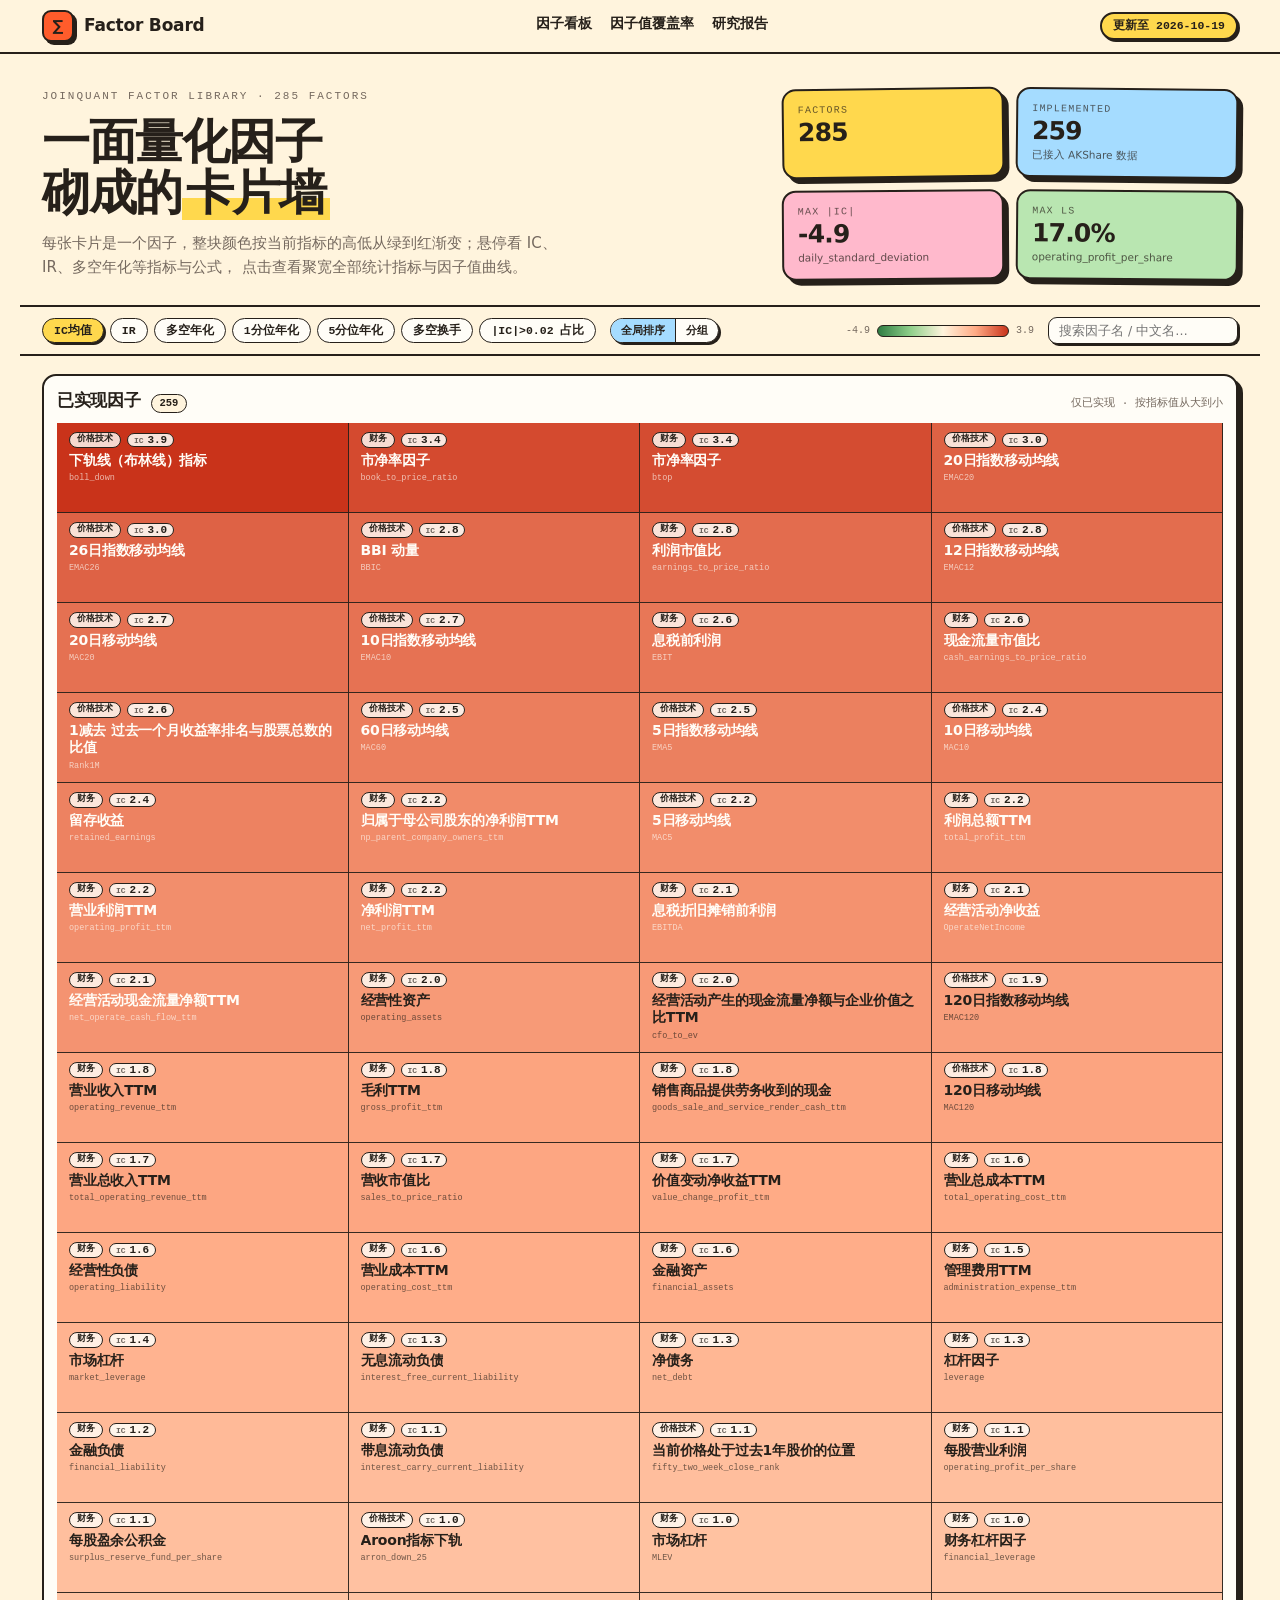
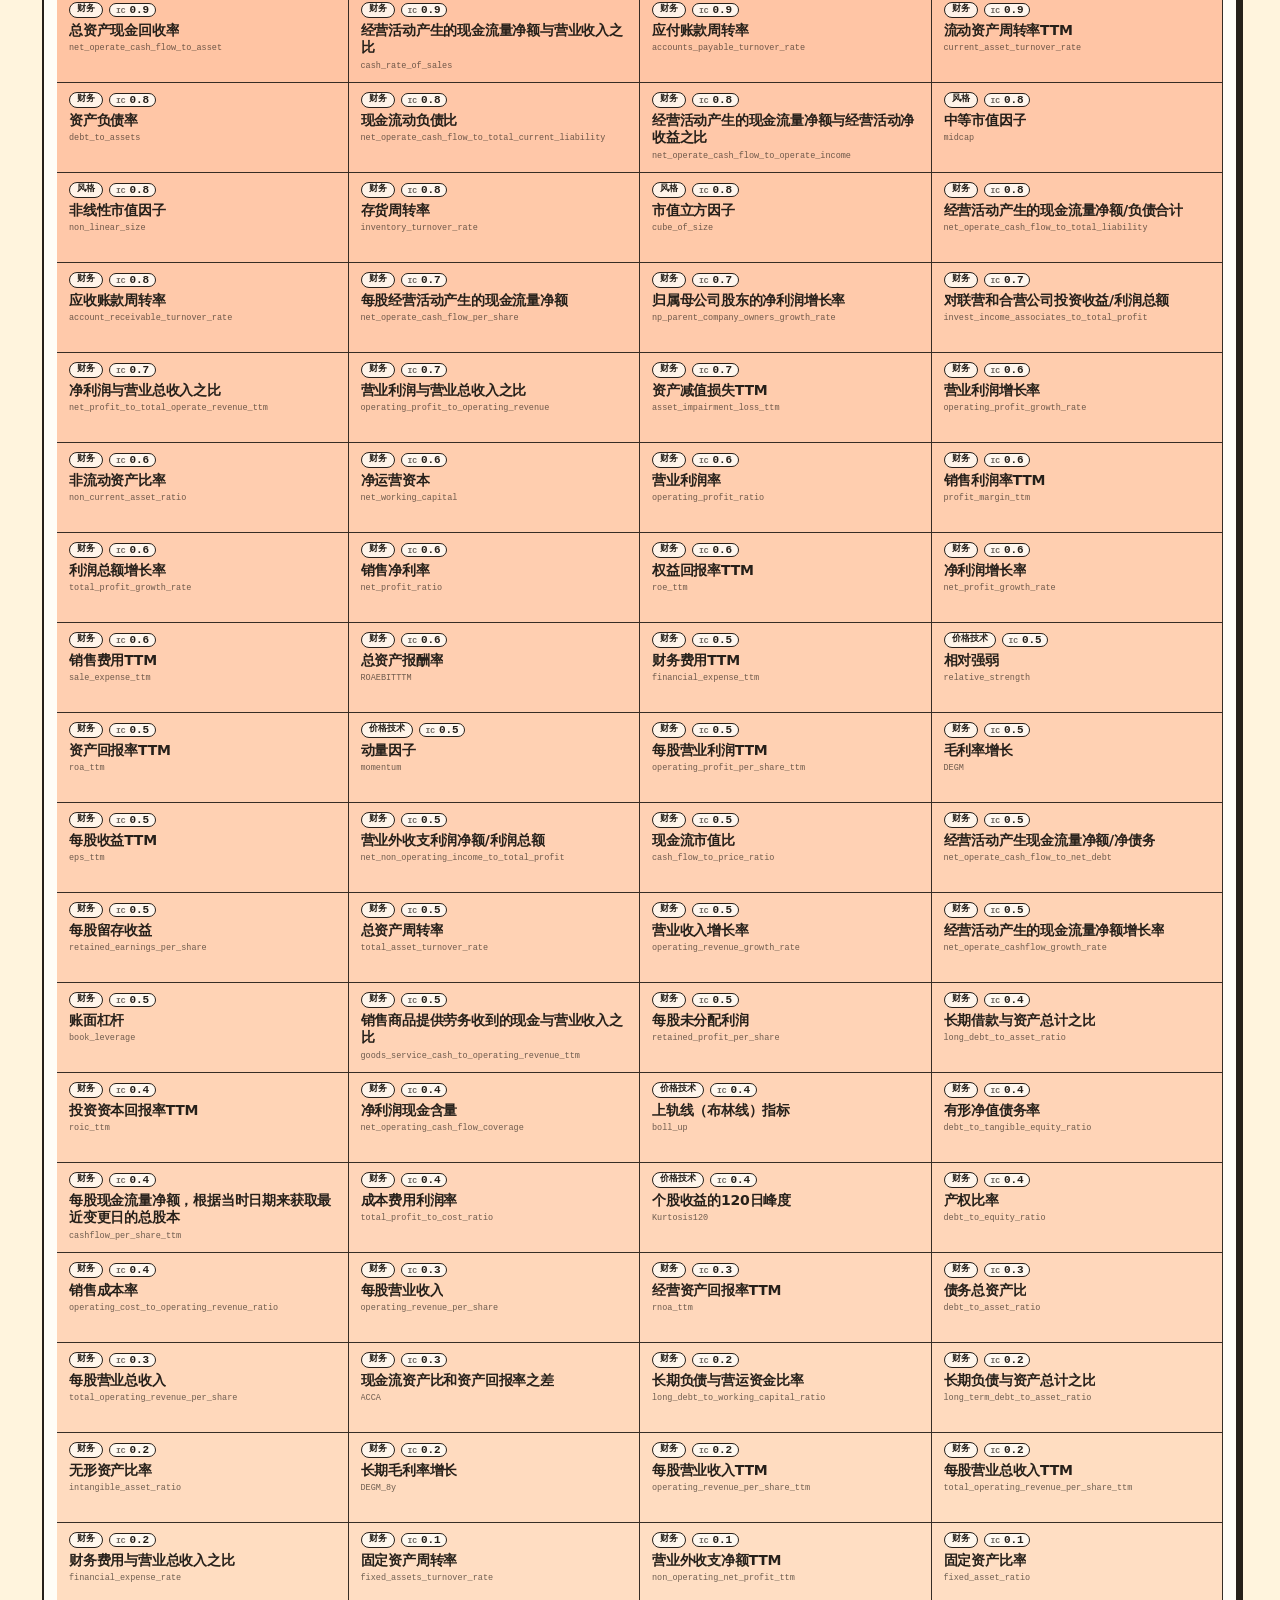
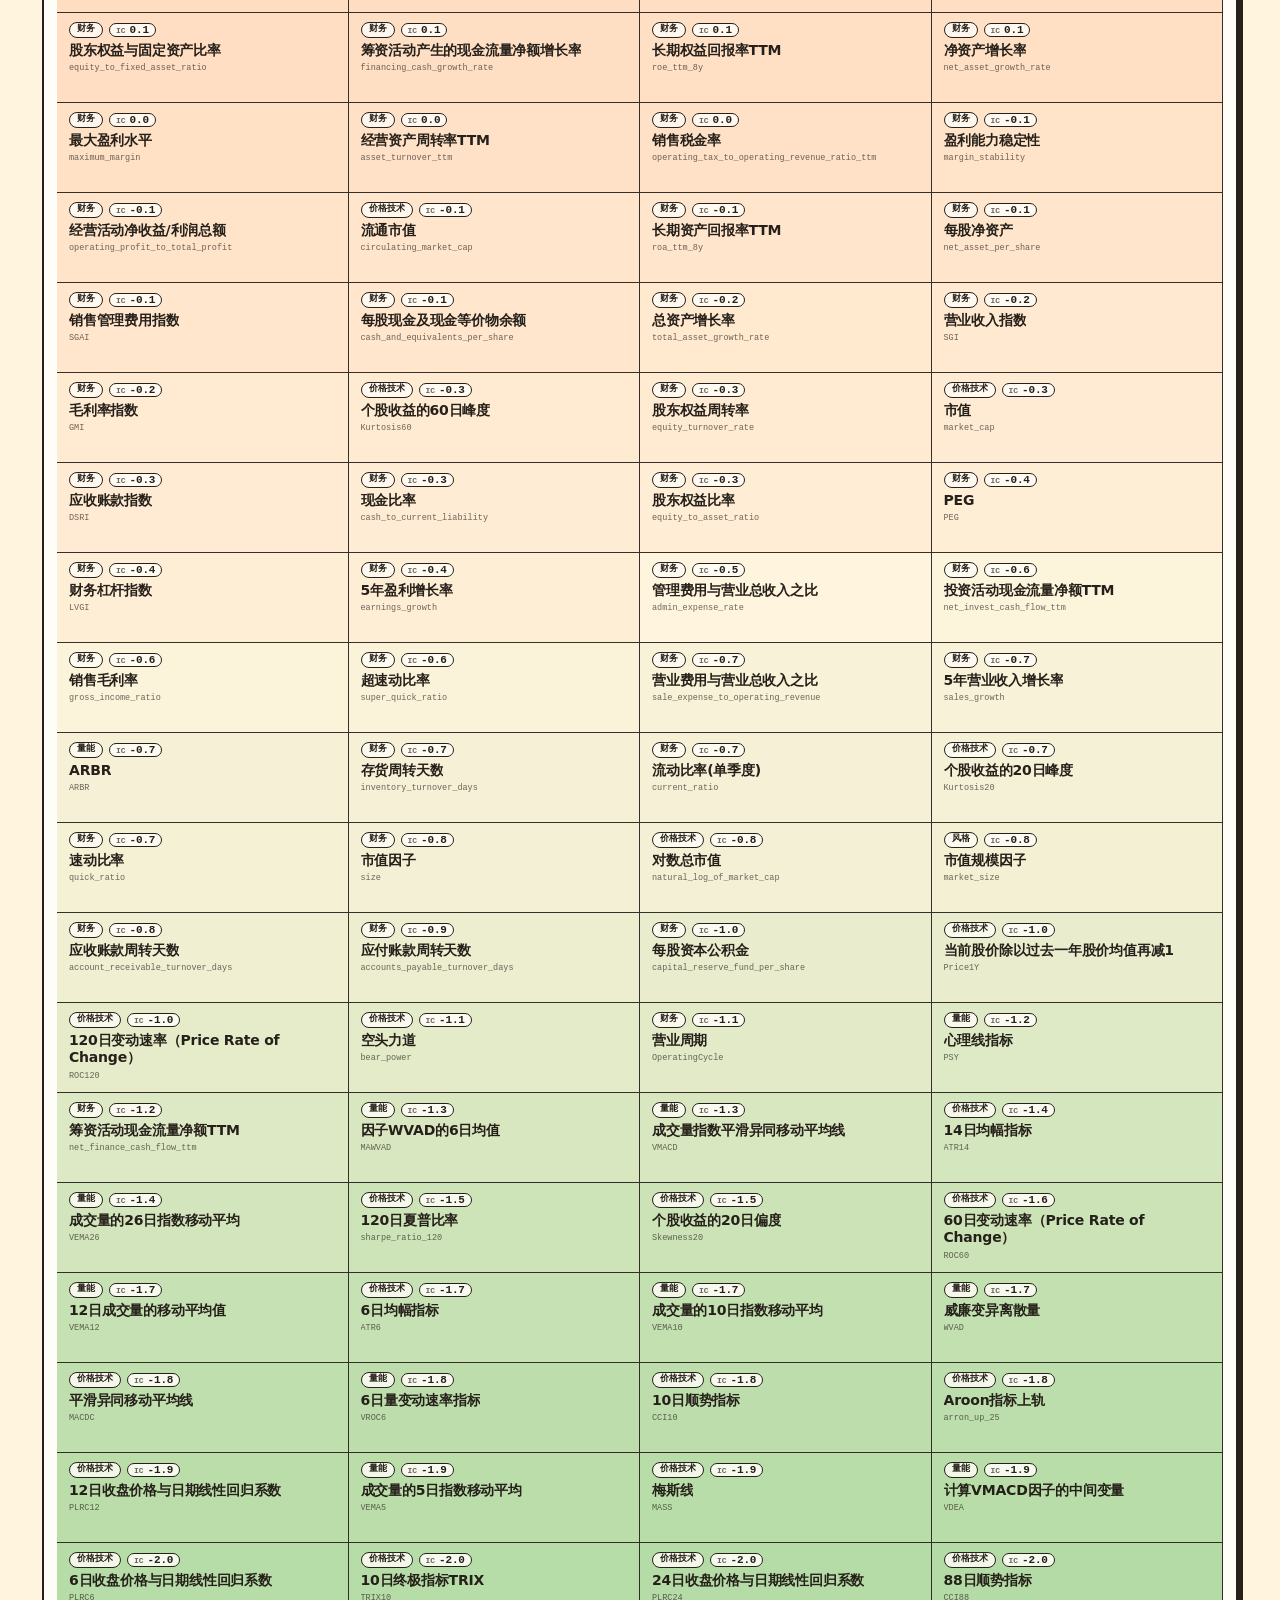
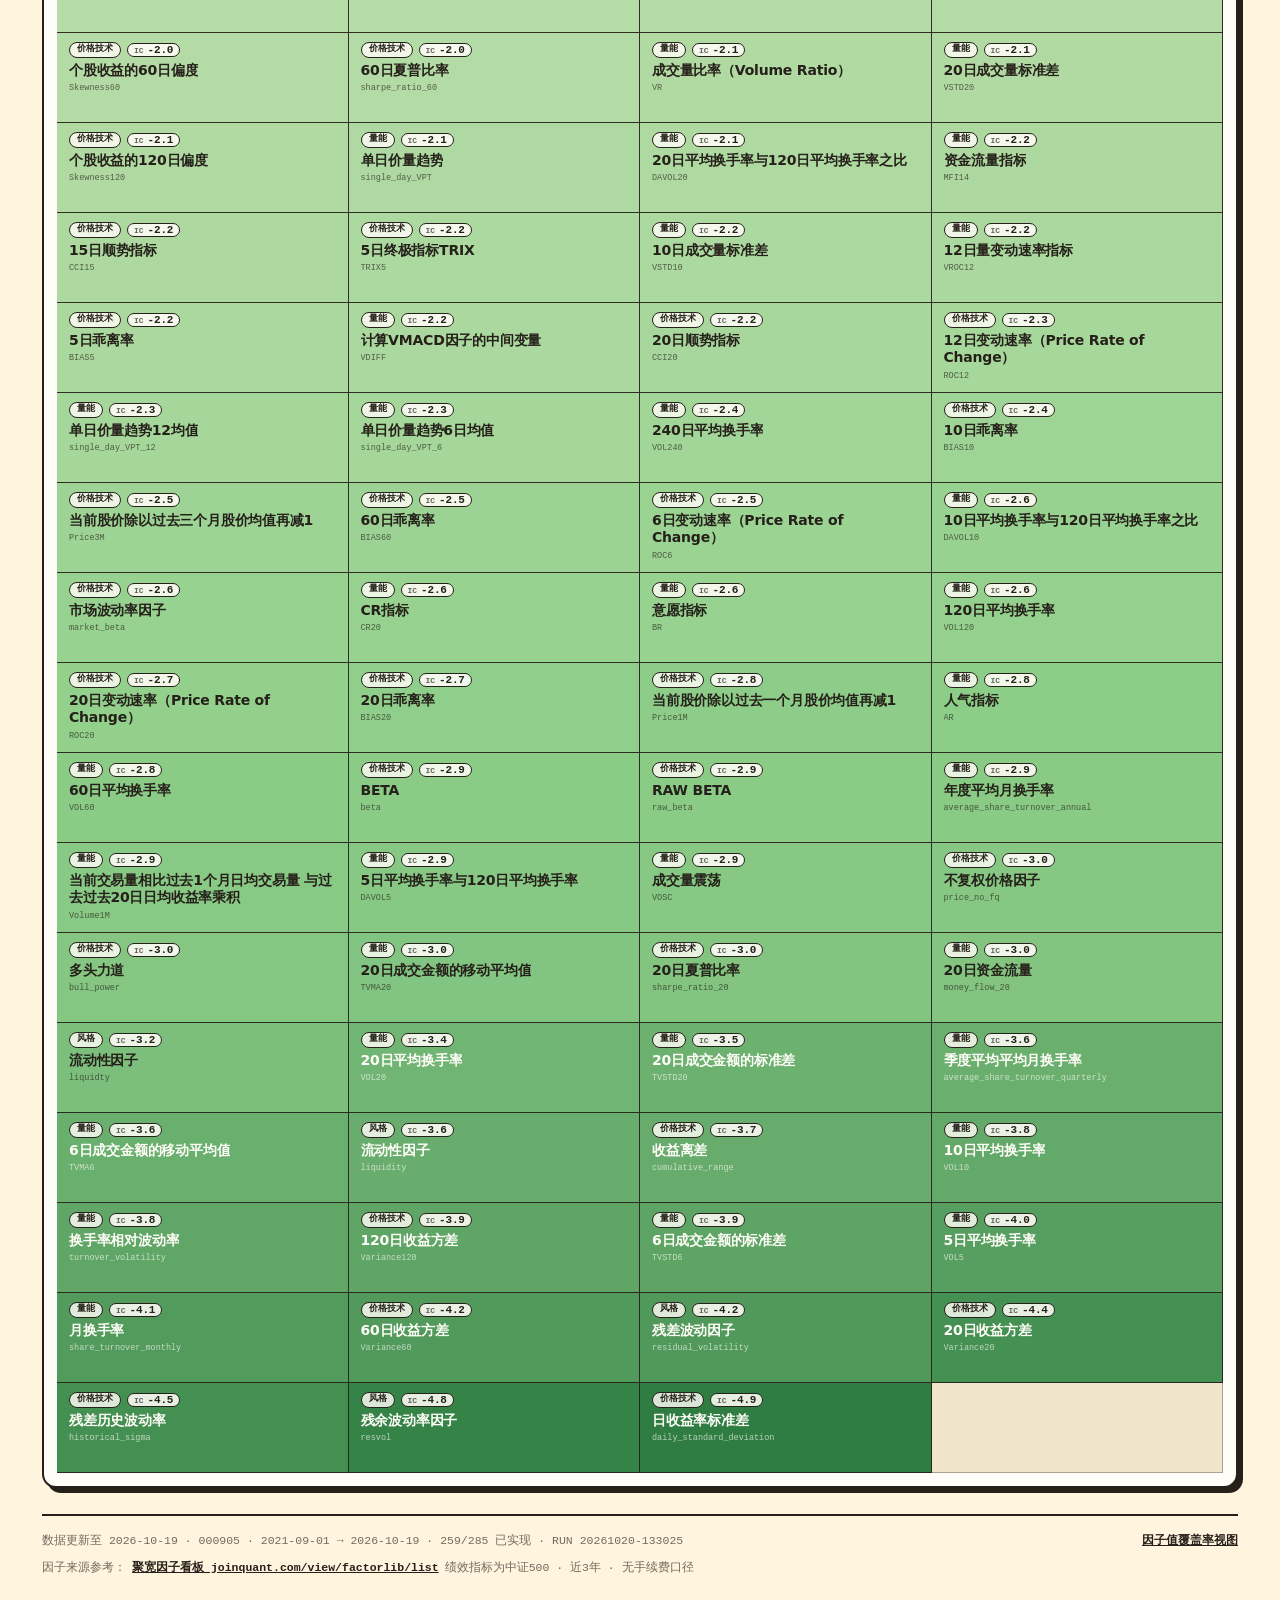
<file: docs/index.html>
<!DOCTYPE html>
<html lang="zh-CN">
<head>
  <meta charset="utf-8" />
  <meta name="viewport" content="width=device-width, initial-scale=1" />
  <title>一面量化因子砌成的卡片墙 · 因子看板</title>
  <link rel="stylesheet" href="./assets/dashboard.css" />
</head>
<body>
  <nav class="navbar">
    <div class="navbar-inner">
      <div class="brand">
        <span class="brand-mark">∑</span>
        <span>Factor Board</span>
      </div>
      <div class="nav-links">
        <a href="#board">因子看板</a>
        <a href="./values.html">因子值覆盖率</a>
        <a href="../report.md">研究报告</a>
      </div>
      <span class="pill yellow mono" id="run-pill">RUN —</span>
    </div>
  </nav>

  <main class="wrap">
    <header class="hero">
      <div>
        <div class="eyebrow">JoinQuant Factor Library · 285 Factors</div>
        <h1>一面量化因子<br />砌成的<span class="hl">卡片墙</span></h1>
        <p class="lede">
          每张卡片是一个因子，整块颜色按当前指标的高低从绿到红渐变；悬停看 IC、IR、多空年化等指标与公式，
          点击查看聚宽全部统计指标与因子值曲线。
        </p>
      </div>
      <div class="hero-stats" id="hero-stats"></div>
    </header>

    <div class="toolbar" id="toolbar">
      <div class="toolbar-inner">
        <div class="metric-chips" id="metric-chips"></div>
        <div class="layout-chips" id="layout-chips">
          <button type="button" class="lchip" data-layout="global" aria-pressed="true">全局排序</button>
          <button type="button" class="lchip" data-layout="group" aria-pressed="false">分组</button>
        </div>
        <div class="legend">
          <span class="legend-label" id="legend-low">—</span>
          <span class="legend-bar" id="legend-bar"></span>
          <span class="legend-label" id="legend-high">—</span>
        </div>
        <input class="search-box" id="search" type="search" placeholder="搜索因子名 / 中文名…" aria-label="搜索因子" />
      </div>
    </div>

    <div id="board">
      <div class="empty">正在加载因子数据…</div>
    </div>

    <footer>
      <div class="footer-row">
        <span id="footer-meta">—</span>
        <a href="./values.html">因子值覆盖率视图</a>
      </div>
      <div class="footer-row footer-source">
        <span>因子来源参考：</span>
        <a href="https://www.joinquant.com/view/factorlib/list" target="_blank" rel="noopener">聚宽因子看板 joinquant.com/view/factorlib/list</a>
        <span class="footer-note">绩效指标为中证500 · 近3年 · 无手续费口径</span>
      </div>
    </footer>
  </main>

  <div class="tip" id="tip" role="tooltip"></div>

  <div class="modal" id="modal" aria-hidden="true" role="dialog" aria-modal="true">
    <div class="modal-panel" id="modal-panel">
      <button class="modal-close" id="modal-close" type="button" aria-label="关闭">×</button>
      <div id="modal-body"></div>
    </div>
  </div>

  <script src="./assets/echarts.min.js"></script>
  <script src="./data/factor-metrics.js"></script>
  <script src="./assets/dashboard.js"></script>
  <noscript>
    <p style="max-width:1240px;margin:0 auto;padding:24px;">本页面需要启用 JavaScript 才能渲染因子卡片墙。</p>
  </noscript>
</body>
</html>
</file>
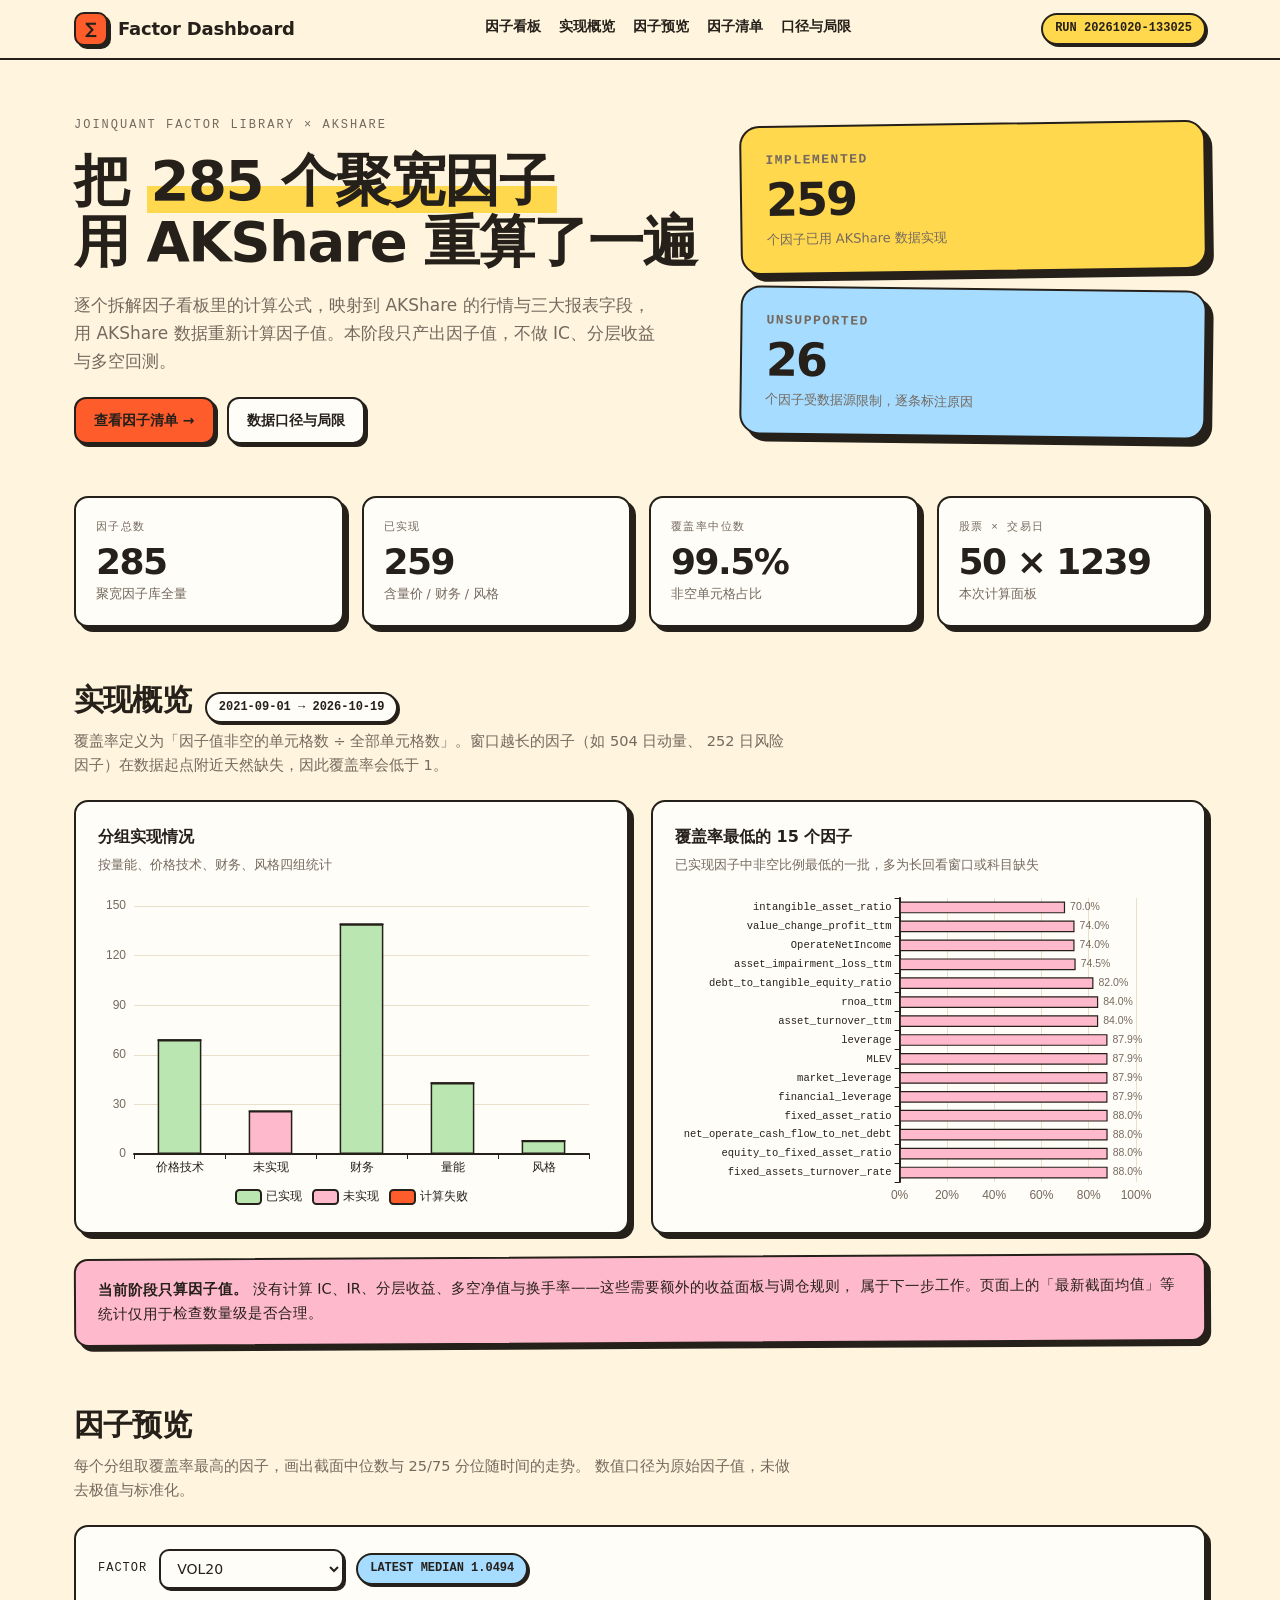
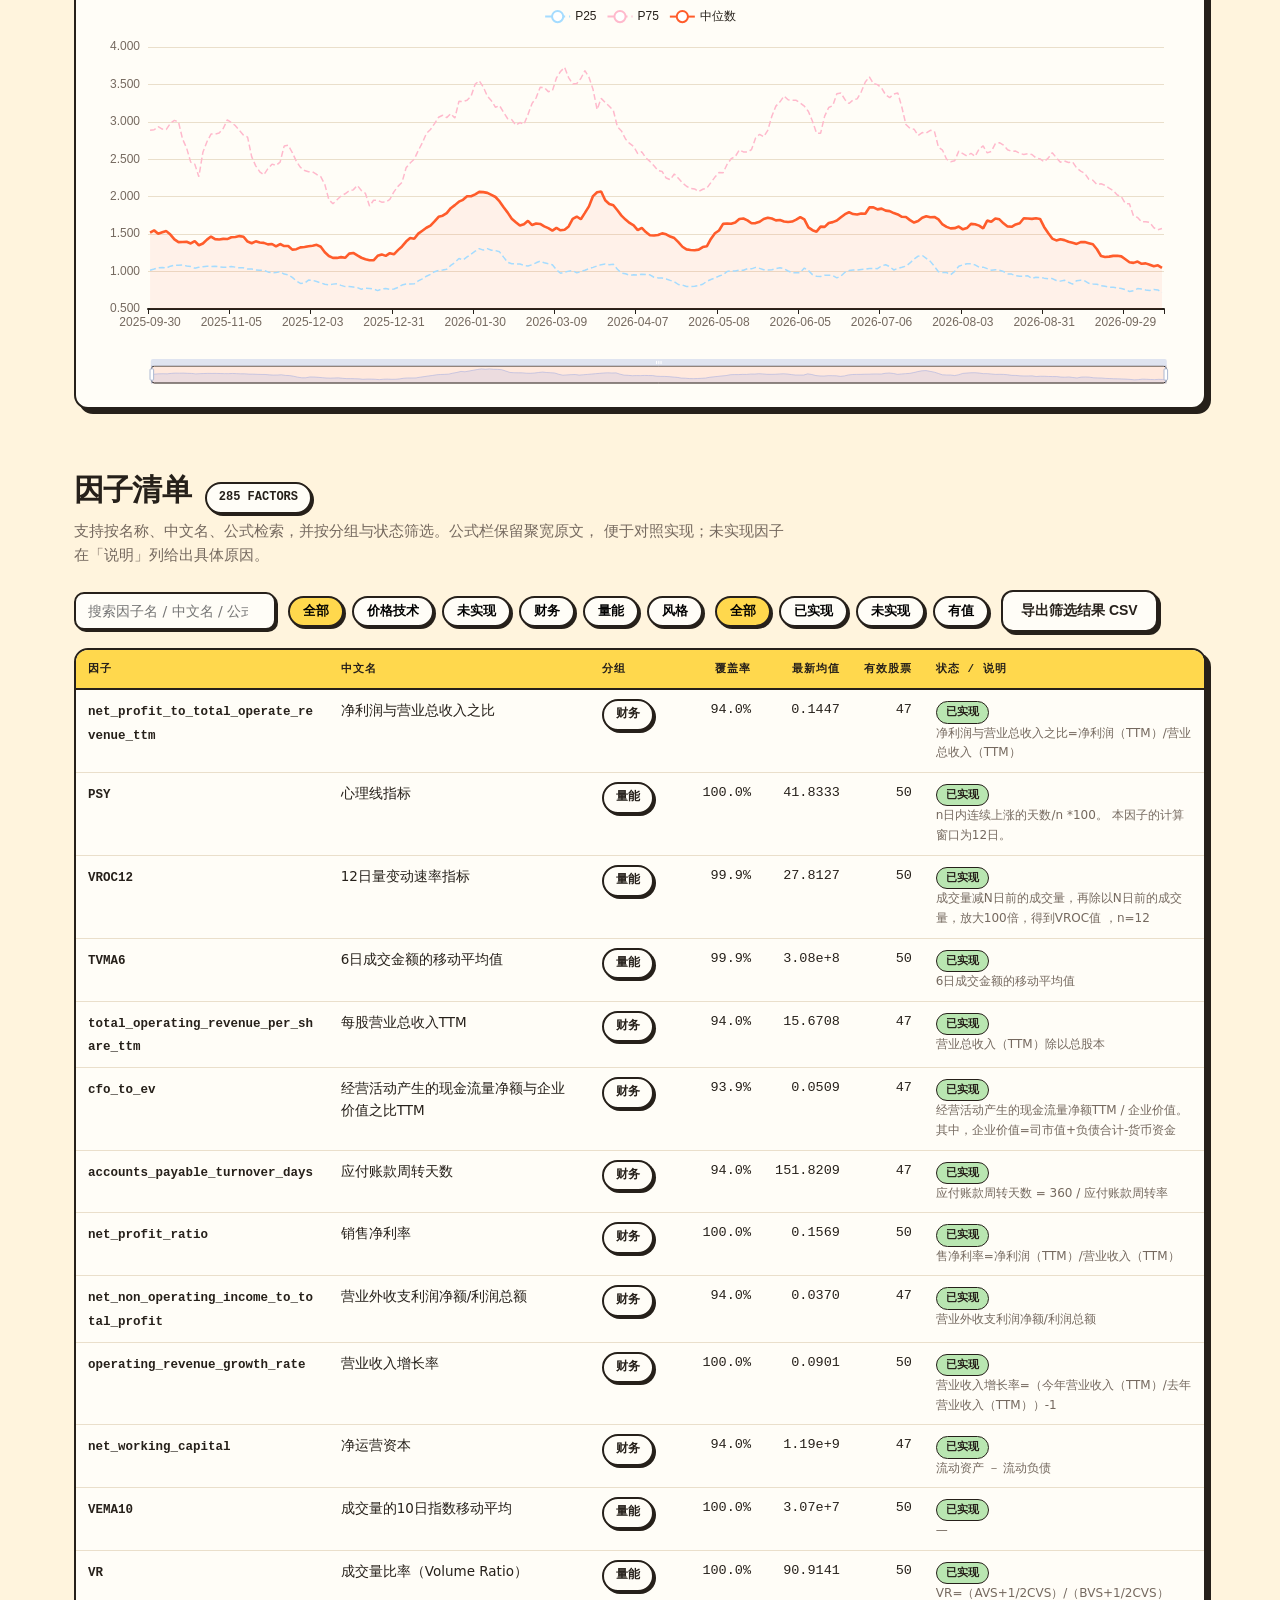
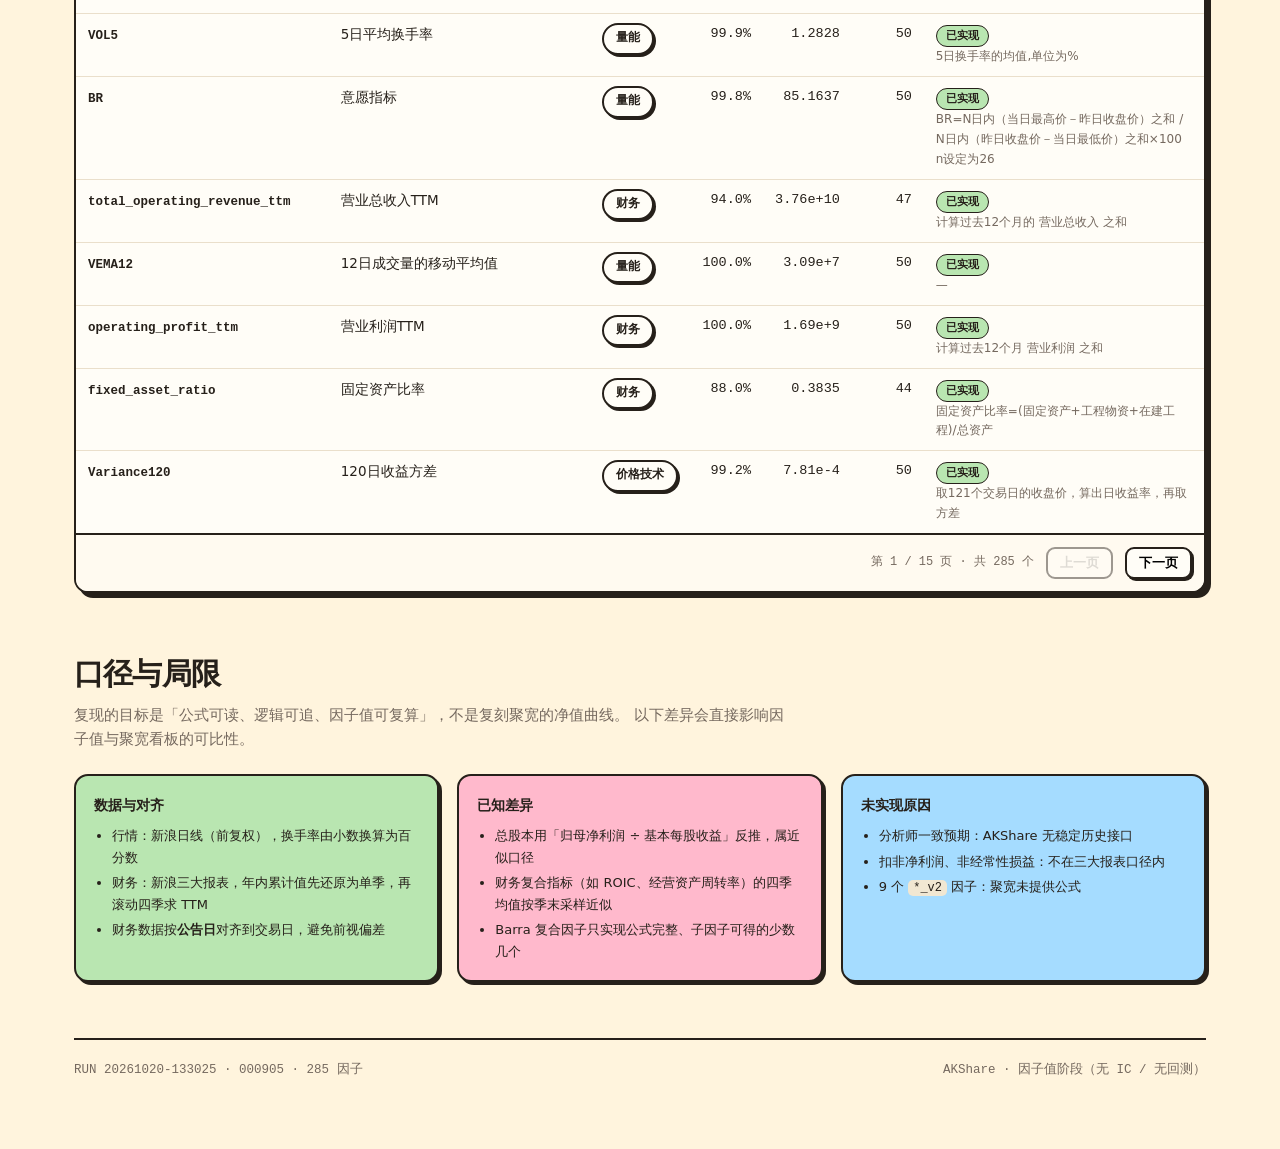
<file: docs/values.html>
<!DOCTYPE html>
<html lang="zh-CN">
<head>
  <meta charset="utf-8" />
  <meta name="viewport" content="width=device-width, initial-scale=1" />
  <title>因子值覆盖率视图 · 聚宽因子库复现</title>
  <link rel="stylesheet" href="./assets/style.css" />
</head>
<body>
  <nav class="navbar">
    <div class="navbar-inner">
      <div class="brand">
        <span class="brand-mark">∑</span>
        <span>Factor Dashboard</span>
      </div>
      <div class="nav-links">
        <a href="./index.html">因子看板</a>
        <a href="#overview">实现概览</a>
        <a href="#preview">因子预览</a>
        <a href="#catalog">因子清单</a>
        <a href="#notes">口径与局限</a>
      </div>
      <span class="pill yellow mono" id="run-pill">RUN —</span>
    </div>
  </nav>

  <main class="wrap">
    <header class="hero">
      <div>
        <div class="eyebrow">JoinQuant Factor Library × AKShare</div>
        <h1>把 <span class="hl">285 个聚宽因子</span><br />用 AKShare 重算了一遍</h1>
        <p class="lede">
          逐个拆解因子看板里的计算公式，映射到 AKShare 的行情与三大报表字段，
          用 AKShare 数据重新计算因子值。本阶段只产出因子值，不做 IC、分层收益与多空回测。
        </p>
        <div class="hero-actions">
          <a class="btn primary" href="#catalog">查看因子清单 →</a>
          <a class="btn" href="#notes">数据口径与局限</a>
        </div>
      </div>
      <div class="hero-stickers">
        <div class="sticker rotate-a">
          <h3>Implemented</h3>
          <div class="big" id="sticker-implemented">—</div>
          <div class="sub">个因子已用 AKShare 数据实现</div>
        </div>
        <div class="sticker rotate-b">
          <h3>Unsupported</h3>
          <div class="big" id="sticker-unsupported">—</div>
          <div class="sub">个因子受数据源限制，逐条标注原因</div>
        </div>
      </div>
    </header>

    <div class="metrics" id="metrics"></div>

    <section id="overview">
      <div class="section-head">
        <h2>实现概览</h2>
        <span class="pill mono" id="pill-dates">—</span>
      </div>
      <p class="section-note">
        覆盖率定义为「因子值非空的单元格数 ÷ 全部单元格数」。窗口越长的因子（如 504 日动量、
        252 日风险因子）在数据起点附近天然缺失，因此覆盖率会低于 1。
      </p>
      <div class="grid-2">
        <div class="card">
          <h3>分组实现情况</h3>
          <p class="card-sub">按量能、价格技术、财务、风格四组统计</p>
          <div class="chart" id="chart-groups"></div>
        </div>
        <div class="card">
          <h3>覆盖率最低的 15 个因子</h3>
          <p class="card-sub">已实现因子中非空比例最低的一批，多为长回看窗口或科目缺失</p>
          <div class="chart" id="chart-coverage"></div>
        </div>
      </div>
      <div class="callout" style="margin-top: 22px;">
        <strong>当前阶段只算因子值。</strong>
        没有计算 IC、IR、分层收益、多空净值与换手率——这些需要额外的收益面板与调仓规则，
        属于下一步工作。页面上的「最新截面均值」等统计仅用于检查数量级是否合理。
      </div>
    </section>

    <section id="preview">
      <div class="section-head">
        <h2>因子预览</h2>
      </div>
      <p class="section-note">
        每个分组取覆盖率最高的因子，画出截面中位数与 25/75 分位随时间的走势。
        数值口径为原始因子值，未做去极值与标准化。
      </p>
      <div class="card">
        <div class="controls">
          <label class="mono" for="series-select" style="font-size:12px;letter-spacing:1px;">FACTOR</label>
          <select id="series-select"></select>
          <span class="pill blue mono" id="series-stats">—</span>
        </div>
        <div class="chart tall" id="chart-series"></div>
      </div>
    </section>

    <section id="catalog">
      <div class="section-head">
        <h2>因子清单</h2>
        <span class="pill mono" id="pill-count">—</span>
      </div>
      <p class="section-note">
        支持按名称、中文名、公式检索，并按分组与状态筛选。公式栏保留聚宽原文，
        便于对照实现；未实现因子在「说明」列给出具体原因。
      </p>

      <div class="controls">
        <input type="search" id="search" placeholder="搜索因子名 / 中文名 / 公式…" aria-label="搜索因子" />
        <div class="chips" id="group-chips"></div>
        <div class="chips" id="status-chips"></div>
        <button class="btn" id="export-csv" type="button">导出筛选结果 CSV</button>
      </div>

      <div class="table-shell">
        <div class="table-scroll">
          <table>
            <thead>
              <tr>
                <th>因子</th>
                <th>中文名</th>
                <th>分组</th>
                <th class="num">覆盖率</th>
                <th class="num">最新均值</th>
                <th class="num">有效股票</th>
                <th>状态 / 说明</th>
              </tr>
            </thead>
            <tbody id="table-body"></tbody>
          </table>
        </div>
        <div class="pager">
          <span class="info" id="pager-info">—</span>
          <button type="button" id="prev-page">上一页</button>
          <button type="button" id="next-page">下一页</button>
        </div>
      </div>
    </section>

    <section id="notes">
      <div class="section-head">
        <h2>口径与局限</h2>
      </div>
      <p class="section-note">
        复现的目标是「公式可读、逻辑可追、因子值可复算」，不是复刻聚宽的净值曲线。
        以下差异会直接影响因子值与聚宽看板的可比性。
      </p>
      <div class="notes">
        <div class="note-card ok">
          <h4>数据与对齐</h4>
          <ul>
            <li>行情：新浪日线（前复权），换手率由小数换算为百分数</li>
            <li>财务：新浪三大报表，年内累计值先还原为单季，再滚动四季求 TTM</li>
            <li>财务数据按<strong>公告日</strong>对齐到交易日，避免前视偏差</li>
          </ul>
        </div>
        <div class="note-card warn">
          <h4>已知差异</h4>
          <ul>
            <li>总股本用「归母净利润 ÷ 基本每股收益」反推，属近似口径</li>
            <li>财务复合指标（如 ROIC、经营资产周转率）的四季均值按季末采样近似</li>
            <li>Barra 复合因子只实现公式完整、子因子可得的少数几个</li>
          </ul>
        </div>
        <div class="note-card info">
          <h4>未实现原因</h4>
          <ul>
            <li>分析师一致预期：AKShare 无稳定历史接口</li>
            <li>扣非净利润、非经常性损益：不在三大报表口径内</li>
            <li>9 个 <code>*_v2</code> 因子：聚宽未提供公式</li>
          </ul>
        </div>
      </div>
    </section>

    <footer>
      <span id="footer-run">RUN —</span>
      <span>AKShare · 因子值阶段（无 IC / 无回测）</span>
    </footer>
  </main>

  <script src="./assets/echarts.min.js"></script>
  <script src="./data/page-data.js"></script>
  <script src="./assets/app.js"></script>
  <noscript>
    <p style="max-width:1180px;margin:0 auto;padding:24px;">本页面需要启用 JavaScript 才能渲染图表与因子表。</p>
  </noscript>
</body>
</html>
</file>
<file: docs/assets/dashboard.css>
:root {
  --bg: #fff4dd;
  --surface: #fffdf7;
  --text: #26201a;
  --muted: #75695f;
  --orange: #ff5c2b;
  --yellow: #ffd84d;
  --pink: #ffb9cc;
  --blue: #a5dcff;
  --green: #b9e6b1;
  --border: 2px solid var(--text);
  --shadow-sm: 3px 3px 0 var(--text);
  --shadow-md: 5px 5px 0 var(--text);
  --shadow-lg: 7px 7px 0 var(--text);
  --radius-sm: 10px;
  --radius-md: 14px;
  --radius-lg: 20px;
  --grid: #eadfcb;
  --neutral: #f7efdd;
}

* { box-sizing: border-box; }

html { scroll-behavior: smooth; }

body {
  margin: 0;
  background: var(--bg);
  color: var(--text);
  font-family: Inter, ui-sans-serif, system-ui, -apple-system, "PingFang SC",
    "Hiragino Sans GB", "Microsoft YaHei", sans-serif;
  line-height: 1.6;
  overflow-x: hidden;
  -webkit-font-smoothing: antialiased;
}

.wrap { max-width: 1240px; margin: 0 auto; padding: 0 22px 64px; }

.mono { font-family: ui-monospace, SFMono-Regular, Menlo, Monaco, Consolas, monospace; }

/* ---------------- navbar ---------------- */
.navbar {
  position: sticky;
  top: 0;
  z-index: 40;
  background: var(--bg);
  border-bottom: var(--border);
}
.navbar-inner {
  max-width: 1240px;
  margin: 0 auto;
  padding: 10px 22px;
  display: flex;
  align-items: center;
  justify-content: space-between;
  gap: 16px;
}
.brand { display: flex; align-items: center; gap: 10px; font-weight: 900; font-size: 17px; letter-spacing: -0.2px; }
.brand-mark {
  width: 32px; height: 32px; display: grid; place-items: center;
  background: var(--orange); border: var(--border); border-radius: 9px;
  box-shadow: var(--shadow-sm); font-size: 15px;
}
.nav-links { display: flex; gap: 18px; font-size: 13.5px; }
.nav-links a {
  color: var(--text); text-decoration: none; font-weight: 700;
  padding-bottom: 2px; border-bottom: 2px solid transparent;
}
.nav-links a:hover, .nav-links a:focus-visible { border-bottom-color: var(--orange); }
.pill {
  display: inline-flex; align-items: center; gap: 6px;
  border: var(--border); border-radius: 999px; padding: 3px 11px;
  font-family: ui-monospace, SFMono-Regular, Menlo, Consolas, monospace;
  font-size: 11.5px; font-weight: 700; background: var(--surface);
  box-shadow: 2px 2px 0 var(--text); white-space: nowrap;
}
.pill.yellow { background: var(--yellow); }
.pill.green { background: var(--green); }
.pill.pink { background: var(--pink); }
.pill.blue { background: var(--blue); }

/* ---------------- hero ---------------- */
.hero {
  display: grid;
  grid-template-columns: 1.4fr 0.9fr;
  gap: 30px;
  align-items: center;
  padding: 34px 0 26px;
}
.eyebrow {
  font-family: ui-monospace, SFMono-Regular, Menlo, Consolas, monospace;
  font-size: 11px; letter-spacing: 2px; text-transform: uppercase;
  color: var(--muted); margin-bottom: 10px;
}
h1 {
  font-family: ui-rounded, "Hiragino Sans GB", "PingFang SC", system-ui, sans-serif;
  font-size: clamp(30px, 4vw, 48px);
  line-height: 1.08;
  font-weight: 900;
  letter-spacing: -1.4px;
  margin: 0 0 12px;
}
h1 .hl { background: linear-gradient(transparent 60%, var(--yellow) 60%); padding: 0 4px; }
.lede { font-size: 15px; color: var(--muted); margin: 0; max-width: 56ch; }

.hero-stats { display: grid; grid-template-columns: 1fr 1fr; gap: 12px; }
.hero-sticker {
  border: var(--border); border-radius: var(--radius-md);
  box-shadow: var(--shadow-md); padding: 12px 14px; background: var(--surface);
}
.hero-sticker:nth-child(1) { background: var(--yellow); transform: rotate(-0.7deg); }
.hero-sticker:nth-child(2) { background: var(--blue); transform: rotate(0.6deg); }
.hero-sticker:nth-child(3) { background: var(--pink); transform: rotate(-0.4deg); }
.hero-sticker:nth-child(4) { background: var(--green); transform: rotate(0.5deg); }
.hero-sticker .k {
  font-family: ui-monospace, Menlo, monospace; font-size: 10px; letter-spacing: 1.2px;
  text-transform: uppercase; color: rgba(38, 32, 26, 0.7);
}
.hero-sticker .v {
  font-family: ui-rounded, "Hiragino Sans GB", system-ui, sans-serif;
  font-size: 25px; font-weight: 900; line-height: 1.15; letter-spacing: -0.8px;
}
.hero-sticker .n { font-size: 10.5px; color: rgba(38, 32, 26, 0.72); }

/* ---------------- toolbar ---------------- */
.toolbar {
  position: sticky;
  top: 53px;
  z-index: 30;
  background: var(--bg);
  border-top: var(--border);
  border-bottom: var(--border);
  margin: 0 -22px 18px;
  padding: 10px 22px;
}
.toolbar-inner {
  max-width: 1240px; margin: 0 auto;
  display: flex; align-items: center; gap: 14px; flex-wrap: wrap;
}
.metric-chips { display: flex; gap: 6px; flex-wrap: wrap; }
.mchip {
  border: 1.5px solid var(--text); border-radius: 999px; background: var(--surface);
  padding: 4px 11px; font-size: 11.5px; font-weight: 800; cursor: pointer;
  font-family: ui-monospace, Menlo, monospace; color: var(--text);
  transition: transform 0.06s ease, box-shadow 0.06s ease;
}
.mchip[aria-pressed="true"] { background: var(--yellow); box-shadow: 2px 2px 0 var(--text); }
.mchip:hover { transform: translate(1px, 1px); }
.mchip:focus-visible { outline: 3px solid var(--blue); outline-offset: 2px; }

.layout-chips {
  display: inline-flex;
  border: 1.5px solid var(--text);
  border-radius: 999px;
  overflow: hidden;
  box-shadow: 2px 2px 0 var(--text);
  background: var(--surface);
}
.lchip {
  border: 0;
  background: transparent;
  color: var(--text);
  padding: 4px 10px;
  font-family: ui-monospace, Menlo, monospace;
  font-size: 11px;
  font-weight: 800;
  cursor: pointer;
}
.lchip + .lchip { border-left: 1.5px solid var(--text); }
.lchip[aria-pressed="true"] { background: var(--blue); }
.lchip:focus-visible { outline: 3px solid var(--orange); outline-offset: -3px; }

.legend { display: flex; align-items: center; gap: 7px; margin-left: auto; }
.legend-label {
  font-family: ui-monospace, Menlo, monospace; font-size: 10px;
  color: var(--muted); white-space: nowrap;
}
.legend-bar {
  width: 132px; height: 12px; border: 1.5px solid var(--text);
  border-radius: 999px;
  background: linear-gradient(90deg, #2f7d43, #8fcf8a, #fff4dd, #ffab86, #c9331a);
}
.legend-bar.seq { background: linear-gradient(90deg, #2f7d43, #8fcf8a, #fff4dd, #ffab86, #c9331a); }

.search-box {
  border: 1.5px solid var(--text); border-radius: 9px; background: var(--surface);
  padding: 5px 10px; font-size: 12.5px; font-family: inherit; color: var(--text);
  width: 190px; box-shadow: 2px 2px 0 var(--text);
}
.search-box:focus-visible { outline: 3px solid var(--blue); outline-offset: 2px; }

/* ---------------- band ---------------- */
.band {
  background: var(--surface);
  border: var(--border);
  border-radius: var(--radius-md);
  scroll-margin-top: 108px;
  box-shadow: var(--shadow-md);
  padding: 11px 13px 13px;
  margin-bottom: 16px;
}
.band-head { display: flex; align-items: baseline; gap: 10px; margin-bottom: 9px; flex-wrap: wrap; }
.band-name {
  font-family: ui-rounded, "Hiragino Sans GB", system-ui, sans-serif;
  font-size: 17px; font-weight: 900; letter-spacing: -0.3px;
}
.band-count {
  font-family: ui-monospace, Menlo, monospace; font-size: 10.5px; font-weight: 700;
  border: 1.5px solid var(--text); border-radius: 999px; padding: 0 8px;
  background: var(--bg);
}
.band-note { font-size: 11px; color: var(--muted); margin-left: auto; font-family: ui-monospace, Menlo, monospace; }

.tiles {
  display: grid;
  grid-template-columns: repeat(4, minmax(0, 1fr));
  gap: 0;
}

.fcard {
  position: relative;
  display: flex;
  flex-direction: column;
  gap: 4px;
  text-align: left;
  padding: 9px 12px 8px;
  background: #fff4dd;
  border: 0;
  border-radius: 0;
  box-shadow: inset -1px -1px 0 rgba(38, 32, 26, 0.92);
  cursor: pointer;
  min-height: 90px;
  overflow: hidden;
  transition: transform 0.08s ease, box-shadow 0.08s ease, opacity 0.12s ease;
}
.fcard:hover, .fcard:focus-visible {
  transform: scale(1.035);
  box-shadow: 0 0 0 2px #fffdf7, 0 0 0 4px var(--text);
  outline: none;
  z-index: 4;
}
.fc-top { display: flex; align-items: center; gap: 6px; }
.fc-group {
  font-family: ui-monospace, Menlo, monospace;
  font-size: 9px; font-weight: 700; line-height: 1.55;
  border: 1.5px solid var(--text); border-radius: 999px;
  padding: 0 7px; background: rgba(255, 253, 247, 0.82);
  color: #26201a; white-space: nowrap;
}
.fc-metric {
  margin-left: auto;
  display: inline-flex; align-items: baseline; gap: 4px;
  border: 1.5px solid var(--text); border-radius: 7px;
  padding: 0 6px; background: rgba(255, 253, 247, 0.88);
  color: #26201a;
  font-family: ui-monospace, Menlo, monospace; white-space: nowrap;
}
.fc-metric i { font-style: normal; font-size: 8px; font-weight: 700; opacity: 0.68; }
.fc-metric b { font-size: 11px; letter-spacing: -0.2px; }

.fc-title {
  font-family: ui-rounded, "Hiragino Sans GB", system-ui, sans-serif;
  font-size: 14px; font-weight: 900; line-height: 1.22; letter-spacing: -0.2px;
  display: -webkit-box; -webkit-line-clamp: 2; -webkit-box-orient: vertical; overflow: hidden;
}
.fc-name {
  font-family: ui-monospace, Menlo, monospace;
  font-size: 8.5px; color: inherit; opacity: 0.66;
  white-space: nowrap; overflow: hidden; text-overflow: ellipsis;
}

.fcard.dim { opacity: 0.12; }
.fcard.hit { box-shadow: inset 0 0 0 2.5px var(--orange); }
.fcard.ghost {
  background: #f1e4cd;
  box-shadow: inset -1px -1px 0 rgba(38, 32, 26, 0.35);
  pointer-events: none;
}

/* ---------------- tooltip ---------------- */
.tip {
  position: fixed;
  z-index: 60;
  width: 360px;
  max-height: 400px;
  overflow: hidden;
  background: var(--surface);
  border: var(--border);
  border-radius: 12px;
  box-shadow: var(--shadow-md);
  padding: 12px 14px;
  pointer-events: none;
  opacity: 0;
  transform: translateY(4px);
  transition: opacity 0.1s ease, transform 0.1s ease;
}
.tip.show { opacity: 1; transform: translateY(0); }
.tip .t-name {
  font-family: ui-monospace, Menlo, monospace; font-size: 10.5px; font-weight: 700;
  word-break: break-all; line-height: 1.35; color: var(--muted);
}
.tip .t-intro { font-size: 15px; font-weight: 900; margin: 2px 0 7px; line-height: 1.3; }
.tip .t-formula {
  font-size: 11.5px; line-height: 1.55;
  background: #fff7e6; border: 1.5px solid var(--grid); border-radius: 8px;
  padding: 6px 8px; max-height: 118px; overflow: auto; word-break: break-word;
}
.tip .t-formula.empty { color: var(--muted); font-style: italic; }
.tip .t-note { font-size: 11.5px; margin-top: 7px; line-height: 1.5; }
.tip .t-warn { font-size: 11px; margin-top: 6px; color: #a4553a; line-height: 1.5; }
.tip .t-grid { display: grid; grid-template-columns: 1fr 1fr; gap: 5px 10px; margin: 8px 0; }
.tip .t-k { font-family: ui-monospace, Menlo, monospace; font-size: 9px; color: var(--muted); letter-spacing: 0.3px; }
.tip .t-v { font-family: ui-monospace, Menlo, monospace; font-size: 12px; font-weight: 700; }
.tip .t-foot { margin-top: 8px; font-size: 10.5px; color: var(--orange); font-weight: 800; }

/* ---------------- modal ---------------- */
.modal {
  position: fixed; inset: 0; z-index: 70;
  display: none;
  align-items: flex-start; justify-content: center;
  padding: 40px 18px;
  background: rgba(38, 32, 26, 0.42);
  overflow-y: auto;
}
.modal.open { display: flex; }
.modal-panel {
  width: min(1000px, 100%);
  max-height: calc(100vh - 48px);
  display: flex;
  flex-direction: column;
  overflow-y: auto;
  background: var(--surface);
  border: var(--border);
  border-radius: var(--radius-lg);
  box-shadow: var(--shadow-lg);
  padding: 22px 24px 24px;
  position: relative;
  animation: pop 0.14s ease-out;
}
@keyframes pop { from { transform: translateY(8px); opacity: 0; } to { transform: none; opacity: 1; } }

.modal-close {
  position: sticky;
  top: 0;
  align-self: flex-end;
  z-index: 6;
  width: 32px; height: 32px; border: var(--border); border-radius: 9px;
  background: var(--pink); font-weight: 900; font-size: 15px; cursor: pointer;
  box-shadow: 2px 2px 0 var(--text); line-height: 1;
  margin: -6px -4px -30px 0;
}
.modal-close:hover { transform: translate(1px, 1px); box-shadow: none; }

.m-eyebrow {
  font-family: ui-monospace, Menlo, monospace; font-size: 10.5px; letter-spacing: 1.4px;
  text-transform: uppercase; color: var(--muted);
}
.m-title {
  font-family: ui-rounded, "Hiragino Sans GB", system-ui, sans-serif;
  font-size: 26px; font-weight: 900; letter-spacing: -0.7px; margin: 2px 0 2px;
  padding-right: 40px;
}
.m-name { font-family: ui-monospace, Menlo, monospace; font-size: 11.5px; word-break: break-all; color: var(--muted); }
.m-pills { display: flex; gap: 6px; flex-wrap: wrap; margin: 10px 0 14px; }

.m-stats { display: grid; grid-template-columns: repeat(4, 1fr); gap: 10px; margin-bottom: 14px; }
.m-stat {
  border: 1.5px solid var(--text); border-radius: 11px; padding: 8px 10px;
  background: var(--bg);
}
.m-stat .k { font-family: ui-monospace, Menlo, monospace; font-size: 9.5px; color: var(--muted); text-transform: uppercase; letter-spacing: 1px; }
.m-stat .v { font-family: ui-rounded, "Hiragino Sans GB", system-ui, sans-serif; font-size: 21px; font-weight: 900; letter-spacing: -0.6px; }

.m-charts { display: grid; grid-template-columns: 1fr 1fr; gap: 12px; }
.m-chart-card {
  border: 1.5px solid var(--text); border-radius: 12px; background: var(--surface); padding: 8px 8px 4px;
}
.m-chart-card h4 {
  margin: 0 0 2px 4px; font-size: 11px; font-family: ui-monospace, Menlo, monospace;
  letter-spacing: 0.6px; text-transform: uppercase; color: var(--muted);
}
.m-chart { height: 190px; }

.m-series-card {
  border: 1.5px solid var(--text); border-radius: 12px;
  background: var(--surface); padding: 10px 10px 6px; margin-bottom: 12px;
}
.m-series-card h4 {
  margin: 0 0 2px 2px; font-size: 11px; font-family: ui-monospace, Menlo, monospace;
  letter-spacing: 0.6px; text-transform: uppercase; color: var(--muted);
}
.m-series-card .m-series { height: 250px; }
.m-series-card .m-coverage { height: 108px; }
.m-series-card .m-hint {
  font-size: 10.5px; color: var(--muted); margin: 4px 2px 2px; line-height: 1.5;
}
.m-series-card .m-hint.warn { color: #a4553a; }

.m-table-wrap { overflow-x: auto; }
.m-table { min-width: 620px; }

.m-block {
  margin-top: 14px; border: 1.5px solid var(--text); border-radius: 12px;
  padding: 10px 12px; background: #fff7e6;
}
.m-block h4 { margin: 0 0 4px; font-size: 11px; font-family: ui-monospace, Menlo, monospace; letter-spacing: 1px; text-transform: uppercase; color: var(--muted); }
.m-block p { margin: 0; font-size: 12.5px; line-height: 1.6; word-break: break-word; }
.m-block.warn { background: var(--pink); }

.m-table { width: 100%; border-collapse: collapse; margin-top: 12px; font-size: 11.5px; }
.m-table th, .m-table td { border-bottom: 1px solid var(--grid); padding: 5px 6px; text-align: right; font-family: ui-monospace, Menlo, monospace; }
.m-table th:first-child, .m-table td:first-child { text-align: left; font-family: inherit; }
.m-table thead th { font-size: 10px; text-transform: uppercase; letter-spacing: 0.8px; color: var(--muted); }

footer {
  border-top: var(--border); margin-top: 26px; padding-top: 16px;
  display: flex; flex-direction: column; gap: 8px;
  color: var(--muted); font-size: 11.5px; font-family: ui-monospace, Menlo, monospace;
}
.footer-row { display: flex; flex-wrap: wrap; gap: 10px; align-items: baseline; justify-content: space-between; }
.footer-source { justify-content: flex-start; gap: 6px; }
.footer-note { color: var(--muted); }
footer a { color: var(--text); font-weight: 700; }
footer a:hover, footer a:focus-visible { color: var(--orange); }

.empty { padding: 40px; text-align: center; color: var(--muted); }

@media (max-width: 1100px) {
  .tiles { grid-template-columns: repeat(3, minmax(0, 1fr)); }
}
@media (max-width: 900px) {
  .hero { grid-template-columns: 1fr; }
  .hero-stats { grid-template-columns: 1fr 1fr; }
  .m-charts { grid-template-columns: 1fr; }
  .m-stats { grid-template-columns: 1fr 1fr; }
  .nav-links { display: none; }
  .legend { margin-left: 0; }
  .tiles { grid-template-columns: repeat(2, minmax(0, 1fr)); }
}
@media (max-width: 560px) {
  .wrap { padding: 0 12px 44px; }
  .navbar-inner { padding: 10px 12px; }
  .toolbar { margin: 0 -12px 14px; padding: 9px 12px; }
  .tiles { grid-template-columns: 1fr; gap: 0; }
  .fcard { min-height: 88px; }
  .search-box { width: 100%; }
  .modal { padding: 12px 8px; }
  .modal-panel { padding: 18px 14px; }
  .m-title { font-size: 21px; }
  .tip { width: 300px; }
}
@media (prefers-reduced-motion: reduce) {
  html { scroll-behavior: auto; }
  * { transition: none !important; animation: none !important; }
}
</file>
<file: docs/assets/style.css>
:root {
  --bg: #fff4dd;
  --surface: #fffdf7;
  --text: #26201a;
  --muted: #75695f;
  --orange: #ff5c2b;
  --yellow: #ffd84d;
  --pink: #ffb9cc;
  --blue: #a5dcff;
  --green: #b9e6b1;
  --border: 2px solid var(--text);
  --shadow-sm: 3px 3px 0 var(--text);
  --shadow-md: 5px 5px 0 var(--text);
  --shadow-lg: 7px 7px 0 var(--text);
  --radius-sm: 10px;
  --radius-md: 14px;
  --radius-lg: 20px;
  --grid: #eadfcb;
}

* { box-sizing: border-box; }

html { scroll-behavior: smooth; }

body {
  margin: 0;
  background: var(--bg);
  color: var(--text);
  font-family: Inter, ui-sans-serif, system-ui, -apple-system, "PingFang SC",
    "Hiragino Sans GB", "Microsoft YaHei", sans-serif;
  line-height: 1.65;
  overflow-x: hidden;
  -webkit-font-smoothing: antialiased;
}

.wrap { max-width: 1180px; margin: 0 auto; padding: 0 24px 72px; }

.hero, .metrics, .grid-2, .notes { min-width: 0; }
.hero > *, .metrics > *, .grid-2 > *, .notes > * { min-width: 0; }

h1, .lede, .card, .note-card, td { overflow-wrap: anywhere; }

.mono {
  font-family: ui-monospace, SFMono-Regular, Menlo, Monaco, Consolas, monospace;
}

/* ---------------- navbar ---------------- */
.navbar {
  position: sticky;
  top: 0;
  z-index: 20;
  background: var(--bg);
  border-bottom: var(--border);
}

.navbar-inner {
  max-width: 1180px;
  margin: 0 auto;
  padding: 12px 24px;
  display: flex;
  align-items: center;
  justify-content: space-between;
  gap: 16px;
}

.brand {
  display: flex;
  align-items: center;
  gap: 10px;
  font-weight: 900;
  font-size: 18px;
  letter-spacing: -0.2px;
}

.brand-mark {
  width: 34px;
  height: 34px;
  display: grid;
  place-items: center;
  background: var(--orange);
  border: var(--border);
  border-radius: 10px;
  box-shadow: var(--shadow-sm);
  font-size: 16px;
}

.nav-links { display: flex; gap: 18px; font-size: 14px; }
.nav-links a {
  color: var(--text);
  text-decoration: none;
  font-weight: 700;
  padding-bottom: 2px;
  border-bottom: 2px solid transparent;
}
.nav-links a:hover, .nav-links a:focus-visible { border-bottom-color: var(--orange); }

.pill {
  display: inline-flex;
  align-items: center;
  gap: 6px;
  border: var(--border);
  border-radius: 999px;
  padding: 4px 12px;
  font-family: ui-monospace, SFMono-Regular, Menlo, Consolas, monospace;
  font-size: 12px;
  font-weight: 700;
  background: var(--surface);
  box-shadow: 2px 2px 0 var(--text);
  white-space: nowrap;
}
.pill.yellow { background: var(--yellow); }
.pill.green { background: var(--green); }
.pill.pink { background: var(--pink); }
.pill.blue { background: var(--blue); }

/* ---------------- hero ---------------- */
.hero {
  display: grid;
  grid-template-columns: 1.35fr 1fr;
  gap: 36px;
  align-items: center;
  padding: 56px 0 40px;
}

.eyebrow {
  font-family: ui-monospace, SFMono-Regular, Menlo, Consolas, monospace;
  font-size: 12px;
  letter-spacing: 2px;
  text-transform: uppercase;
  color: var(--muted);
  margin-bottom: 14px;
}

h1 {
  font-family: ui-rounded, "Hiragino Sans GB", "PingFang SC", system-ui, sans-serif;
  font-size: clamp(34px, 5vw, 56px);
  line-height: 1.1;
  font-weight: 900;
  letter-spacing: -1.5px;
  margin: 0 0 18px;
}

h1 .hl {
  background: linear-gradient(transparent 58%, var(--yellow) 58%);
  padding: 0 4px;
}

.lede { font-size: 17px; color: var(--muted); max-width: 54ch; margin: 0 0 22px; }

.hero-actions { display: flex; flex-wrap: wrap; gap: 12px; }

.btn {
  display: inline-flex;
  align-items: center;
  gap: 8px;
  border: var(--border);
  border-radius: 12px;
  background: var(--surface);
  color: var(--text);
  box-shadow: var(--shadow-sm);
  font-weight: 800;
  font-size: 14px;
  padding: 10px 18px;
  cursor: pointer;
  text-decoration: none;
  transition: transform 0.08s ease, box-shadow 0.08s ease;
}
.btn.primary { background: var(--orange); }
.btn:hover { transform: translate(1px, 1px); box-shadow: 2px 2px 0 var(--text); }
.btn:active { transform: translate(3px, 3px); box-shadow: none; }
.btn:focus-visible { outline: 3px solid var(--blue); outline-offset: 2px; }

.hero-stickers { position: relative; display: grid; gap: 16px; }

.sticker {
  border: var(--border);
  border-radius: var(--radius-lg);
  box-shadow: var(--shadow-lg);
  padding: 22px 24px;
  background: var(--surface);
}
.sticker h3 {
  margin: 0 0 6px;
  font-size: 13px;
  text-transform: uppercase;
  letter-spacing: 1.5px;
  font-family: ui-monospace, SFMono-Regular, Menlo, Consolas, monospace;
  font-weight: 700;
  color: var(--muted);
}
.sticker .big {
  font-family: ui-rounded, "Hiragino Sans GB", system-ui, sans-serif;
  font-size: 46px;
  font-weight: 900;
  line-height: 1;
  letter-spacing: -2px;
}
.sticker .sub { font-size: 13px; color: var(--muted); margin-top: 6px; }

.sticker.rotate-a { background: var(--yellow); transform: rotate(-0.8deg); }
.sticker.rotate-b { background: var(--blue); transform: rotate(0.7deg); }

/* ---------------- metrics ---------------- */
.metrics {
  display: grid;
  grid-template-columns: repeat(4, minmax(0, 1fr));
  gap: 18px;
  margin: 12px 0 48px;
}

.metric {
  border: var(--border);
  border-radius: var(--radius-md);
  background: var(--surface);
  box-shadow: var(--shadow-md);
  padding: 20px;
}
.metric .label {
  font-family: ui-monospace, SFMono-Regular, Menlo, Consolas, monospace;
  font-size: 11px;
  letter-spacing: 1.4px;
  text-transform: uppercase;
  color: var(--muted);
}
.metric .value {
  font-family: ui-rounded, "Hiragino Sans GB", system-ui, sans-serif;
  font-size: 36px;
  font-weight: 900;
  letter-spacing: -1.5px;
  line-height: 1.1;
  margin: 6px 0 2px;
}
.metric .note { font-size: 12.5px; color: var(--muted); }

/* ---------------- sections ---------------- */
section { margin-bottom: 56px; scroll-margin-top: 76px; }

.section-head { display: flex; align-items: baseline; gap: 14px; margin-bottom: 6px; }

h2 {
  font-family: ui-rounded, "Hiragino Sans GB", system-ui, sans-serif;
  font-size: 30px;
  font-weight: 900;
  letter-spacing: -0.8px;
  margin: 0;
}

.section-note { color: var(--muted); font-size: 14.5px; margin: 0 0 22px; max-width: 78ch; }

.grid-2 { display: grid; grid-template-columns: 1fr 1fr; gap: 22px; }

.card {
  background: var(--surface);
  border: var(--border);
  border-radius: var(--radius-md);
  box-shadow: var(--shadow-md);
  padding: 22px;
}
.card h3 {
  margin: 0 0 4px;
  font-size: 16px;
  font-weight: 900;
  font-family: ui-rounded, "Hiragino Sans GB", system-ui, sans-serif;
}
.card .card-sub { font-size: 13px; color: var(--muted); margin: 0 0 14px; }

.chart { width: 100%; height: 320px; }
.chart.tall { height: 380px; }

/* ---------------- callout ---------------- */
.callout {
  border: var(--border);
  border-radius: var(--radius-md);
  background: var(--pink);
  box-shadow: var(--shadow-md);
  padding: 18px 22px;
  font-size: 14.5px;
  transform: rotate(-0.3deg);
}
.callout strong { font-weight: 900; }

/* ---------------- controls ---------------- */
.controls {
  display: flex;
  flex-wrap: wrap;
  gap: 12px;
  align-items: center;
  margin-bottom: 16px;
}

input[type="search"], select {
  border: var(--border);
  border-radius: 10px;
  background: var(--surface);
  color: var(--text);
  padding: 9px 12px;
  font-size: 14px;
  font-family: inherit;
  box-shadow: 2px 2px 0 var(--text);
  min-width: 180px;
}
input[type="search"]:focus-visible, select:focus-visible {
  outline: 3px solid var(--blue);
  outline-offset: 2px;
}

.chips { display: flex; flex-wrap: wrap; gap: 8px; }
.chip {
  border: var(--border);
  border-radius: 999px;
  background: var(--surface);
  box-shadow: 2px 2px 0 var(--text);
  padding: 5px 13px;
  font-size: 12.5px;
  font-weight: 800;
  cursor: pointer;
  font-family: ui-monospace, SFMono-Regular, Menlo, Consolas, monospace;
}
.chip[aria-pressed="true"] { background: var(--yellow); }
.chip:focus-visible { outline: 3px solid var(--blue); outline-offset: 2px; }

/* ---------------- table ---------------- */
.table-shell {
  border: var(--border);
  border-radius: var(--radius-md);
  box-shadow: var(--shadow-md);
  background: var(--surface);
  overflow: hidden;
}
.table-scroll { overflow-x: auto; }

table { width: 100%; border-collapse: collapse; font-size: 13.5px; }

thead th {
  text-align: left;
  background: var(--yellow);
  border-bottom: var(--border);
  padding: 10px 12px;
  font-family: ui-monospace, SFMono-Regular, Menlo, Consolas, monospace;
  font-size: 11px;
  letter-spacing: 1px;
  text-transform: uppercase;
  white-space: nowrap;
}

tbody td { padding: 9px 12px; border-bottom: 1px solid var(--grid); vertical-align: top; }
tbody tr:hover { background: #fff7e6; }
tbody tr:last-child td { border-bottom: none; }

.factor-name { font-family: ui-monospace, SFMono-Regular, Menlo, Consolas, monospace; font-size: 12.5px; font-weight: 700; }
.formula { color: var(--muted); font-size: 12px; max-width: 42ch; }
.num { font-family: ui-monospace, SFMono-Regular, Menlo, Consolas, monospace; font-variant-numeric: tabular-nums; text-align: right; white-space: nowrap; }

.status { display: inline-block; border: 1.5px solid var(--text); border-radius: 999px; padding: 1px 9px; font-size: 11px; font-weight: 800; font-family: ui-monospace, Menlo, monospace; }
.status.ok { background: var(--green); }
.status.no { background: var(--pink); }
.status.fail { background: var(--orange); color: #fff; }

.pager { display: flex; align-items: center; gap: 12px; justify-content: flex-end; padding: 12px; border-top: var(--border); background: #fffaf0; }
.pager button {
  border: var(--border); border-radius: 9px; background: var(--surface); box-shadow: 2px 2px 0 var(--text);
  padding: 5px 12px; font-weight: 800; cursor: pointer; font-size: 13px;
}
.pager button:disabled { opacity: 0.45; cursor: not-allowed; box-shadow: none; }
.pager .info { font-family: ui-monospace, Menlo, monospace; font-size: 12px; color: var(--muted); }

/* ---------------- notes ---------------- */
.notes { display: grid; grid-template-columns: repeat(3, minmax(0, 1fr)); gap: 18px; }
.note-card {
  border: var(--border); border-radius: var(--radius-md); background: var(--surface);
  box-shadow: var(--shadow-sm); padding: 18px;
}
.note-card h4 { margin: 0 0 8px; font-size: 14px; font-weight: 900; }
.note-card p, .note-card li { font-size: 13px; color: var(--muted); margin: 0; }
.note-card ul { margin: 0; padding-left: 18px; }
.note-card li + li { margin-top: 4px; }
.note-card.warn { background: var(--pink); }
.note-card.ok { background: var(--green); }
.note-card.info { background: var(--blue); }
.note-card p, .note-card li, .note-card h4 { color: var(--text); }

code {
  font-family: ui-monospace, SFMono-Regular, Menlo, Consolas, monospace;
  background: #f1e7d2;
  border-radius: 5px;
  padding: 1px 5px;
  font-size: 0.92em;
}

footer {
  border-top: var(--border);
  margin-top: 24px;
  padding-top: 20px;
  display: flex;
  flex-wrap: wrap;
  gap: 12px;
  justify-content: space-between;
  color: var(--muted);
  font-size: 12.5px;
  font-family: ui-monospace, SFMono-Regular, Menlo, monospace;
}

.loading { padding: 40px; text-align: center; color: var(--muted); }

@media (max-width: 980px) {
  .hero { grid-template-columns: 1fr; padding-top: 36px; }
  .metrics { grid-template-columns: repeat(2, minmax(0, 1fr)); }
  .grid-2 { grid-template-columns: 1fr; }
  .notes { grid-template-columns: 1fr; }
  .nav-links { display: none; }
  .sticker.rotate-a, .sticker.rotate-b { transform: none; }
  .section-head { flex-wrap: wrap; }
}

@media (max-width: 560px) {
  .wrap { padding: 0 16px 48px; }
  .metrics { grid-template-columns: 1fr; }
  h1 { font-size: 34px; }
  .chart { height: 260px; }
  .navbar-inner { flex-wrap: wrap; gap: 8px; }
  #run-pill { display: none; }
  .lede { font-size: 15px; max-width: none; }
  .sticker .big { font-size: 38px; }
}

@media (prefers-reduced-motion: reduce) {
  html { scroll-behavior: auto; }
  * { transition: none !important; }
}
</file>
